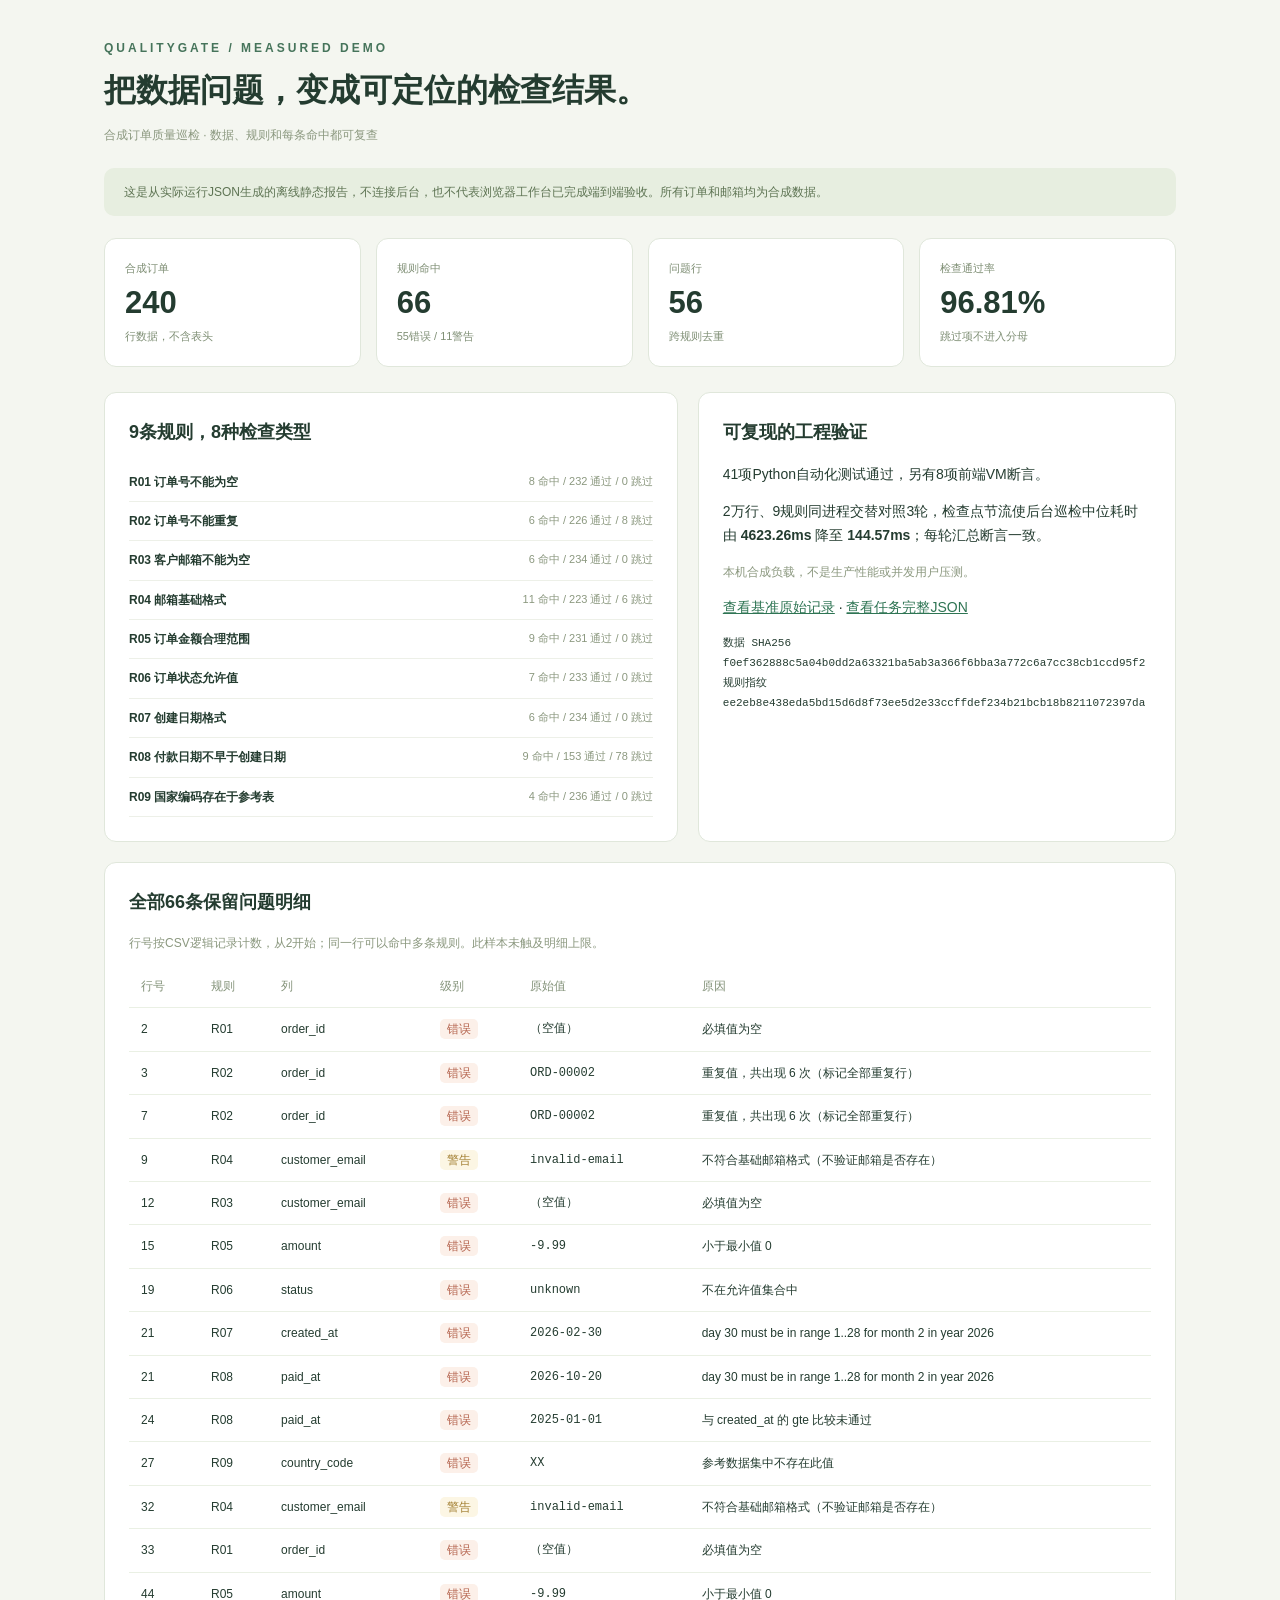
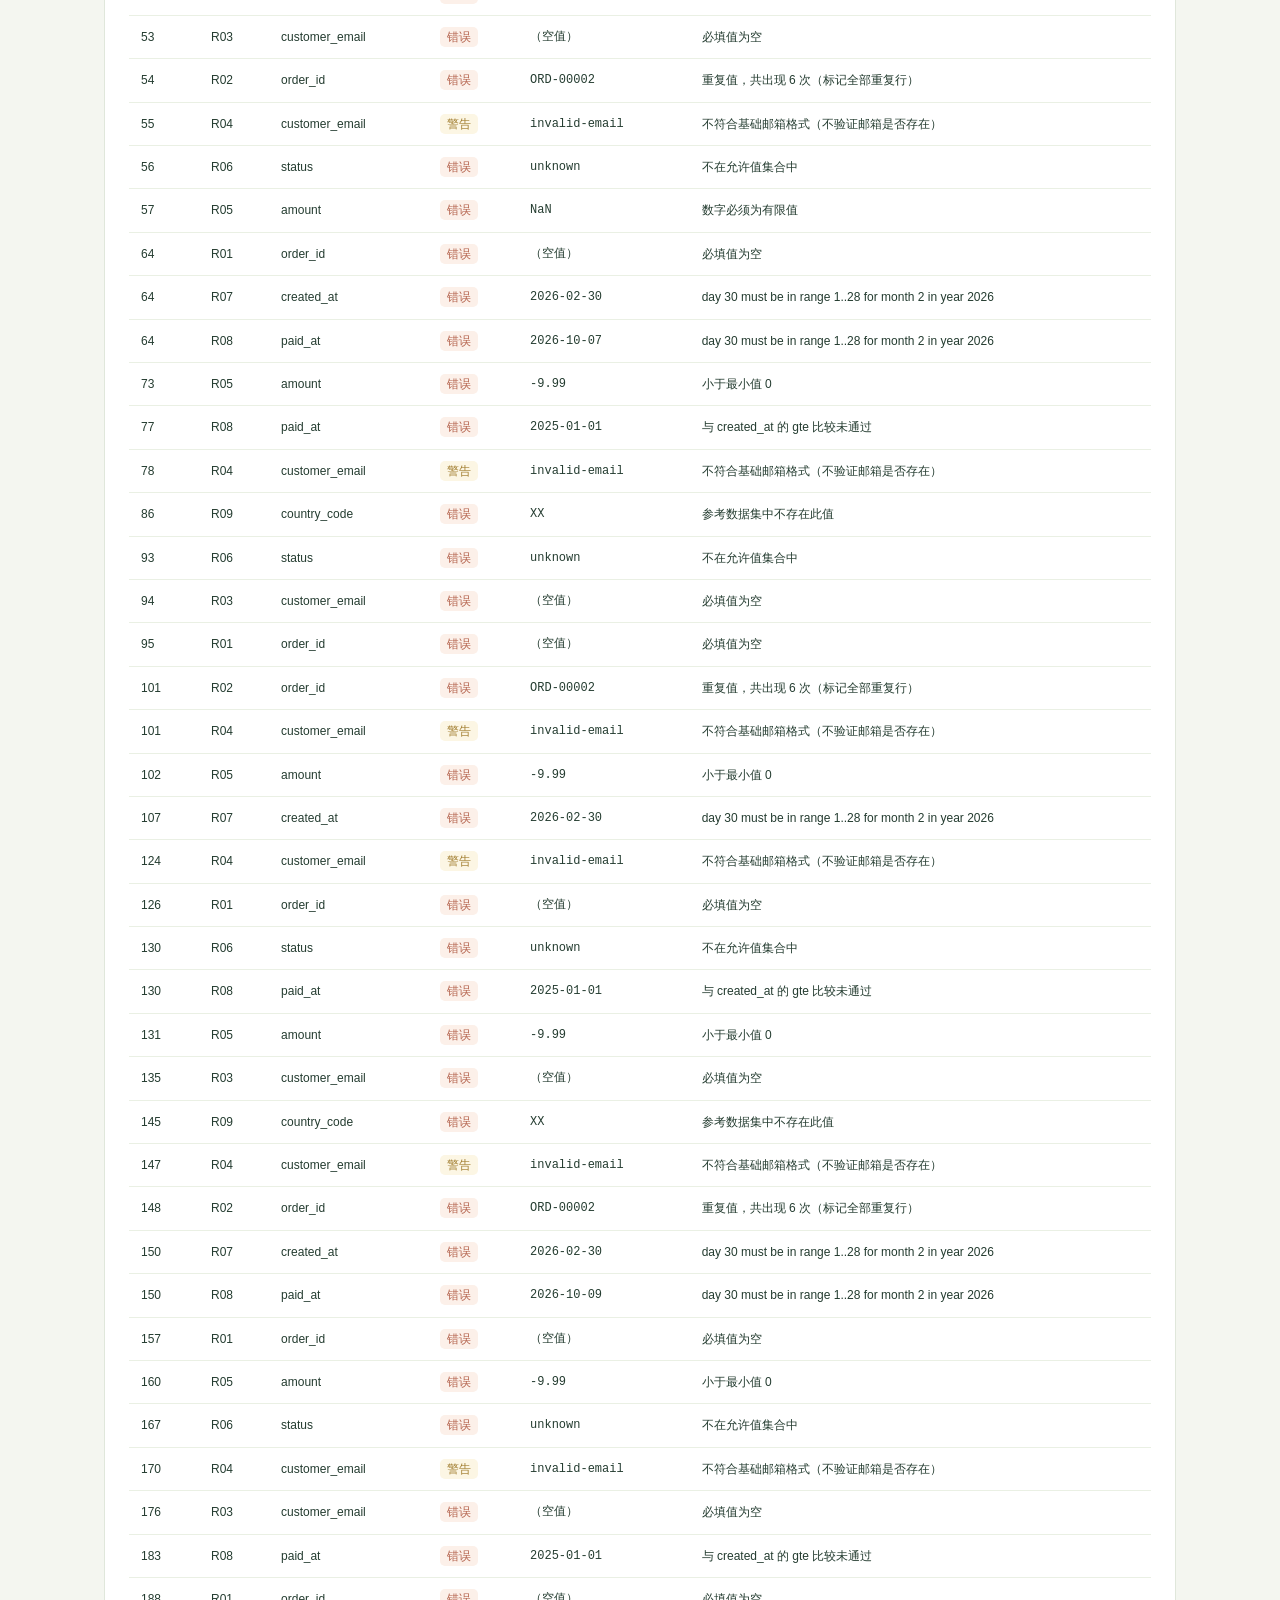
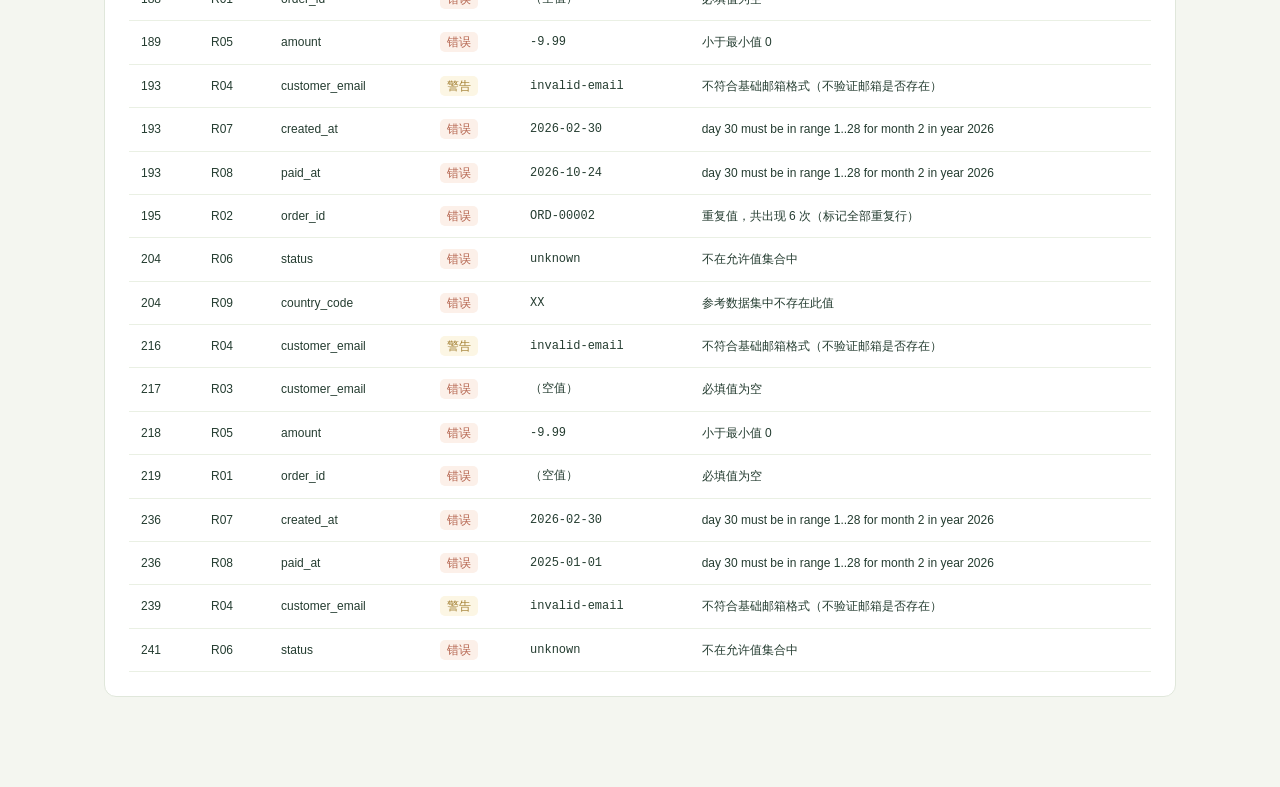
<file: docs/DEMO_REPORT.html>
<!doctype html><html lang="zh-CN"><meta charset="utf-8"><meta name="viewport" content="width=device-width,initial-scale=1"><title>QualityGate 合成数据实测报告</title><style>
*{box-sizing:border-box}body{background:#f4f6f0;color:#243c30;font:14px/1.7 "Segoe UI","Microsoft YaHei",sans-serif;margin:0}main{max-width:1120px;margin:auto;padding:38px 24px 70px}.brand{letter-spacing:3px;color:#46745b;font-size:12px;font-weight:700}h1{font-size:32px;line-height:1.4;margin:10px 0}h2{font-size:18px;margin:0 0 15px}.notice{background:#e7eee0;padding:14px 20px;border-radius:10px;color:#5e7453;font-size:12px;margin:22px 0}.metrics{display:grid;grid-template-columns:repeat(4,1fr);gap:15px;margin-bottom:25px}.metric{background:white;padding:20px;border:1px solid #e0e7db;border-radius:12px}.metric small,.metric span{display:block;color:#7f8f75;font-size:11px}.metric strong{display:block;font-size:31px;line-height:1.6}.panel{border:1px solid #e0e7db;border-radius:12px;background:white;padding:24px;margin:20px 0}.split{display:grid;grid-template-columns:1.2fr 1fr;gap:20px}.split .panel{margin:0}ul{margin:0;padding:0;list-style:none}li{display:flex;justify-content:space-between;gap:15px;border-bottom:1px solid #edf0e8;padding:9px 0;font-size:12px}li span{color:#8b987f;font-size:11px}table{border-collapse:collapse;width:100%;font-size:12px}th,td{padding:11px 12px;border-bottom:1px solid #eaf0e4;text-align:left}th{color:#84937a;font-weight:400}.scroll{overflow:auto}.value{font-family:Consolas,monospace;overflow-wrap:anywhere;max-width:250px}.error{color:#b5654f;background:#fcf0e9;padding:3px 7px;border-radius:5px}.warning{color:#a48135;background:#fcf6e4;padding:3px 7px;border-radius:5px}.muted{color:#8b987f;font-size:12px}.code{font:11px/1.8 Consolas,monospace;overflow-wrap:anywhere}a{color:#2f7554}@media(max-width:700px){.metrics{grid-template-columns:1fr 1fr}.split{grid-template-columns:1fr}h1{font-size:24px}main{padding:25px 14px}li{display:block}li span{display:block}.panel{padding:18px}}
</style><main><div class="brand">QUALITYGATE / MEASURED DEMO</div><h1>把数据问题，变成可定位的检查结果。</h1><p class="muted">合成订单质量巡检 · 数据、规则和每条命中都可复查</p><div class="notice">这是从实际运行JSON生成的离线静态报告，不连接后台，也不代表浏览器工作台已完成端到端验收。所有订单和邮箱均为合成数据。</div><div class="metrics"><div class="metric"><small>合成订单</small><strong>240</strong><span>行数据，不含表头</span></div><div class="metric"><small>规则命中</small><strong>66</strong><span>55错误 / 11警告</span></div><div class="metric"><small>问题行</small><strong>56</strong><span>跨规则去重</span></div><div class="metric"><small>检查通过率</small><strong>96.81%</strong><span>跳过项不进入分母</span></div></div><div class="split"><section class="panel"><h2>9条规则，8种检查类型</h2><ul><li><strong>R01 订单号不能为空</strong><span>8 命中 / 232 通过 / 0 跳过</span></li><li><strong>R02 订单号不能重复</strong><span>6 命中 / 226 通过 / 8 跳过</span></li><li><strong>R03 客户邮箱不能为空</strong><span>6 命中 / 234 通过 / 0 跳过</span></li><li><strong>R04 邮箱基础格式</strong><span>11 命中 / 223 通过 / 6 跳过</span></li><li><strong>R05 订单金额合理范围</strong><span>9 命中 / 231 通过 / 0 跳过</span></li><li><strong>R06 订单状态允许值</strong><span>7 命中 / 233 通过 / 0 跳过</span></li><li><strong>R07 创建日期格式</strong><span>6 命中 / 234 通过 / 0 跳过</span></li><li><strong>R08 付款日期不早于创建日期</strong><span>9 命中 / 153 通过 / 78 跳过</span></li><li><strong>R09 国家编码存在于参考表</strong><span>4 命中 / 236 通过 / 0 跳过</span></li></ul></section><section class="panel"><h2>可复现的工程验证</h2><p>41项Python自动化测试通过，另有8项前端VM断言。</p><p>2万行、9规则同进程交替对照3轮，检查点节流使后台巡检中位耗时由 <strong>4623.26ms</strong> 降至 <strong>144.57ms</strong>；每轮汇总断言一致。</p><p class="muted">本机合成负载，不是生产性能或并发用户压测。</p><p><a href="benchmark.json">查看基准原始记录</a> · <a href="example-dirty-report.json">查看任务完整JSON</a></p><p class="code">数据 SHA256<br>f0ef362888c5a04b0dd2a63321ba5ab3a366f6bba3a772c6a7cc38cb1ccd95f2<br>规则指纹<br>ee2eb8e438eda5bd15d6d8f73ee5d2e33ccffdef234b21bcb18b8211072397da</p></section></div><section class="panel"><h2>全部66条保留问题明细</h2><p class="muted">行号按CSV逻辑记录计数，从2开始；同一行可以命中多条规则。此样本未触及明细上限。</p><div class="scroll"><table><thead><tr><th>行号</th><th>规则</th><th>列</th><th>级别</th><th>原始值</th><th>原因</th></tr></thead><tbody><tr><td>2</td><td>R01</td><td>order_id</td><td><span class="error">错误</span></td><td class="value">（空值）</td><td>必填值为空</td></tr><tr><td>3</td><td>R02</td><td>order_id</td><td><span class="error">错误</span></td><td class="value">ORD-00002</td><td>重复值，共出现 6 次（标记全部重复行）</td></tr><tr><td>7</td><td>R02</td><td>order_id</td><td><span class="error">错误</span></td><td class="value">ORD-00002</td><td>重复值，共出现 6 次（标记全部重复行）</td></tr><tr><td>9</td><td>R04</td><td>customer_email</td><td><span class="warning">警告</span></td><td class="value">invalid-email</td><td>不符合基础邮箱格式（不验证邮箱是否存在）</td></tr><tr><td>12</td><td>R03</td><td>customer_email</td><td><span class="error">错误</span></td><td class="value">（空值）</td><td>必填值为空</td></tr><tr><td>15</td><td>R05</td><td>amount</td><td><span class="error">错误</span></td><td class="value">-9.99</td><td>小于最小值 0</td></tr><tr><td>19</td><td>R06</td><td>status</td><td><span class="error">错误</span></td><td class="value">unknown</td><td>不在允许值集合中</td></tr><tr><td>21</td><td>R07</td><td>created_at</td><td><span class="error">错误</span></td><td class="value">2026-02-30</td><td>day 30 must be in range 1..28 for month 2 in year 2026</td></tr><tr><td>21</td><td>R08</td><td>paid_at</td><td><span class="error">错误</span></td><td class="value">2026-10-20</td><td>day 30 must be in range 1..28 for month 2 in year 2026</td></tr><tr><td>24</td><td>R08</td><td>paid_at</td><td><span class="error">错误</span></td><td class="value">2025-01-01</td><td>与 created_at 的 gte 比较未通过</td></tr><tr><td>27</td><td>R09</td><td>country_code</td><td><span class="error">错误</span></td><td class="value">XX</td><td>参考数据集中不存在此值</td></tr><tr><td>32</td><td>R04</td><td>customer_email</td><td><span class="warning">警告</span></td><td class="value">invalid-email</td><td>不符合基础邮箱格式（不验证邮箱是否存在）</td></tr><tr><td>33</td><td>R01</td><td>order_id</td><td><span class="error">错误</span></td><td class="value">（空值）</td><td>必填值为空</td></tr><tr><td>44</td><td>R05</td><td>amount</td><td><span class="error">错误</span></td><td class="value">-9.99</td><td>小于最小值 0</td></tr><tr><td>53</td><td>R03</td><td>customer_email</td><td><span class="error">错误</span></td><td class="value">（空值）</td><td>必填值为空</td></tr><tr><td>54</td><td>R02</td><td>order_id</td><td><span class="error">错误</span></td><td class="value">ORD-00002</td><td>重复值，共出现 6 次（标记全部重复行）</td></tr><tr><td>55</td><td>R04</td><td>customer_email</td><td><span class="warning">警告</span></td><td class="value">invalid-email</td><td>不符合基础邮箱格式（不验证邮箱是否存在）</td></tr><tr><td>56</td><td>R06</td><td>status</td><td><span class="error">错误</span></td><td class="value">unknown</td><td>不在允许值集合中</td></tr><tr><td>57</td><td>R05</td><td>amount</td><td><span class="error">错误</span></td><td class="value">NaN</td><td>数字必须为有限值</td></tr><tr><td>64</td><td>R01</td><td>order_id</td><td><span class="error">错误</span></td><td class="value">（空值）</td><td>必填值为空</td></tr><tr><td>64</td><td>R07</td><td>created_at</td><td><span class="error">错误</span></td><td class="value">2026-02-30</td><td>day 30 must be in range 1..28 for month 2 in year 2026</td></tr><tr><td>64</td><td>R08</td><td>paid_at</td><td><span class="error">错误</span></td><td class="value">2026-10-07</td><td>day 30 must be in range 1..28 for month 2 in year 2026</td></tr><tr><td>73</td><td>R05</td><td>amount</td><td><span class="error">错误</span></td><td class="value">-9.99</td><td>小于最小值 0</td></tr><tr><td>77</td><td>R08</td><td>paid_at</td><td><span class="error">错误</span></td><td class="value">2025-01-01</td><td>与 created_at 的 gte 比较未通过</td></tr><tr><td>78</td><td>R04</td><td>customer_email</td><td><span class="warning">警告</span></td><td class="value">invalid-email</td><td>不符合基础邮箱格式（不验证邮箱是否存在）</td></tr><tr><td>86</td><td>R09</td><td>country_code</td><td><span class="error">错误</span></td><td class="value">XX</td><td>参考数据集中不存在此值</td></tr><tr><td>93</td><td>R06</td><td>status</td><td><span class="error">错误</span></td><td class="value">unknown</td><td>不在允许值集合中</td></tr><tr><td>94</td><td>R03</td><td>customer_email</td><td><span class="error">错误</span></td><td class="value">（空值）</td><td>必填值为空</td></tr><tr><td>95</td><td>R01</td><td>order_id</td><td><span class="error">错误</span></td><td class="value">（空值）</td><td>必填值为空</td></tr><tr><td>101</td><td>R02</td><td>order_id</td><td><span class="error">错误</span></td><td class="value">ORD-00002</td><td>重复值，共出现 6 次（标记全部重复行）</td></tr><tr><td>101</td><td>R04</td><td>customer_email</td><td><span class="warning">警告</span></td><td class="value">invalid-email</td><td>不符合基础邮箱格式（不验证邮箱是否存在）</td></tr><tr><td>102</td><td>R05</td><td>amount</td><td><span class="error">错误</span></td><td class="value">-9.99</td><td>小于最小值 0</td></tr><tr><td>107</td><td>R07</td><td>created_at</td><td><span class="error">错误</span></td><td class="value">2026-02-30</td><td>day 30 must be in range 1..28 for month 2 in year 2026</td></tr><tr><td>124</td><td>R04</td><td>customer_email</td><td><span class="warning">警告</span></td><td class="value">invalid-email</td><td>不符合基础邮箱格式（不验证邮箱是否存在）</td></tr><tr><td>126</td><td>R01</td><td>order_id</td><td><span class="error">错误</span></td><td class="value">（空值）</td><td>必填值为空</td></tr><tr><td>130</td><td>R06</td><td>status</td><td><span class="error">错误</span></td><td class="value">unknown</td><td>不在允许值集合中</td></tr><tr><td>130</td><td>R08</td><td>paid_at</td><td><span class="error">错误</span></td><td class="value">2025-01-01</td><td>与 created_at 的 gte 比较未通过</td></tr><tr><td>131</td><td>R05</td><td>amount</td><td><span class="error">错误</span></td><td class="value">-9.99</td><td>小于最小值 0</td></tr><tr><td>135</td><td>R03</td><td>customer_email</td><td><span class="error">错误</span></td><td class="value">（空值）</td><td>必填值为空</td></tr><tr><td>145</td><td>R09</td><td>country_code</td><td><span class="error">错误</span></td><td class="value">XX</td><td>参考数据集中不存在此值</td></tr><tr><td>147</td><td>R04</td><td>customer_email</td><td><span class="warning">警告</span></td><td class="value">invalid-email</td><td>不符合基础邮箱格式（不验证邮箱是否存在）</td></tr><tr><td>148</td><td>R02</td><td>order_id</td><td><span class="error">错误</span></td><td class="value">ORD-00002</td><td>重复值，共出现 6 次（标记全部重复行）</td></tr><tr><td>150</td><td>R07</td><td>created_at</td><td><span class="error">错误</span></td><td class="value">2026-02-30</td><td>day 30 must be in range 1..28 for month 2 in year 2026</td></tr><tr><td>150</td><td>R08</td><td>paid_at</td><td><span class="error">错误</span></td><td class="value">2026-10-09</td><td>day 30 must be in range 1..28 for month 2 in year 2026</td></tr><tr><td>157</td><td>R01</td><td>order_id</td><td><span class="error">错误</span></td><td class="value">（空值）</td><td>必填值为空</td></tr><tr><td>160</td><td>R05</td><td>amount</td><td><span class="error">错误</span></td><td class="value">-9.99</td><td>小于最小值 0</td></tr><tr><td>167</td><td>R06</td><td>status</td><td><span class="error">错误</span></td><td class="value">unknown</td><td>不在允许值集合中</td></tr><tr><td>170</td><td>R04</td><td>customer_email</td><td><span class="warning">警告</span></td><td class="value">invalid-email</td><td>不符合基础邮箱格式（不验证邮箱是否存在）</td></tr><tr><td>176</td><td>R03</td><td>customer_email</td><td><span class="error">错误</span></td><td class="value">（空值）</td><td>必填值为空</td></tr><tr><td>183</td><td>R08</td><td>paid_at</td><td><span class="error">错误</span></td><td class="value">2025-01-01</td><td>与 created_at 的 gte 比较未通过</td></tr><tr><td>188</td><td>R01</td><td>order_id</td><td><span class="error">错误</span></td><td class="value">（空值）</td><td>必填值为空</td></tr><tr><td>189</td><td>R05</td><td>amount</td><td><span class="error">错误</span></td><td class="value">-9.99</td><td>小于最小值 0</td></tr><tr><td>193</td><td>R04</td><td>customer_email</td><td><span class="warning">警告</span></td><td class="value">invalid-email</td><td>不符合基础邮箱格式（不验证邮箱是否存在）</td></tr><tr><td>193</td><td>R07</td><td>created_at</td><td><span class="error">错误</span></td><td class="value">2026-02-30</td><td>day 30 must be in range 1..28 for month 2 in year 2026</td></tr><tr><td>193</td><td>R08</td><td>paid_at</td><td><span class="error">错误</span></td><td class="value">2026-10-24</td><td>day 30 must be in range 1..28 for month 2 in year 2026</td></tr><tr><td>195</td><td>R02</td><td>order_id</td><td><span class="error">错误</span></td><td class="value">ORD-00002</td><td>重复值，共出现 6 次（标记全部重复行）</td></tr><tr><td>204</td><td>R06</td><td>status</td><td><span class="error">错误</span></td><td class="value">unknown</td><td>不在允许值集合中</td></tr><tr><td>204</td><td>R09</td><td>country_code</td><td><span class="error">错误</span></td><td class="value">XX</td><td>参考数据集中不存在此值</td></tr><tr><td>216</td><td>R04</td><td>customer_email</td><td><span class="warning">警告</span></td><td class="value">invalid-email</td><td>不符合基础邮箱格式（不验证邮箱是否存在）</td></tr><tr><td>217</td><td>R03</td><td>customer_email</td><td><span class="error">错误</span></td><td class="value">（空值）</td><td>必填值为空</td></tr><tr><td>218</td><td>R05</td><td>amount</td><td><span class="error">错误</span></td><td class="value">-9.99</td><td>小于最小值 0</td></tr><tr><td>219</td><td>R01</td><td>order_id</td><td><span class="error">错误</span></td><td class="value">（空值）</td><td>必填值为空</td></tr><tr><td>236</td><td>R07</td><td>created_at</td><td><span class="error">错误</span></td><td class="value">2026-02-30</td><td>day 30 must be in range 1..28 for month 2 in year 2026</td></tr><tr><td>236</td><td>R08</td><td>paid_at</td><td><span class="error">错误</span></td><td class="value">2025-01-01</td><td>day 30 must be in range 1..28 for month 2 in year 2026</td></tr><tr><td>239</td><td>R04</td><td>customer_email</td><td><span class="warning">警告</span></td><td class="value">invalid-email</td><td>不符合基础邮箱格式（不验证邮箱是否存在）</td></tr><tr><td>241</td><td>R06</td><td>status</td><td><span class="error">错误</span></td><td class="value">unknown</td><td>不在允许值集合中</td></tr></tbody></table></div></section></main></html>
</file>
